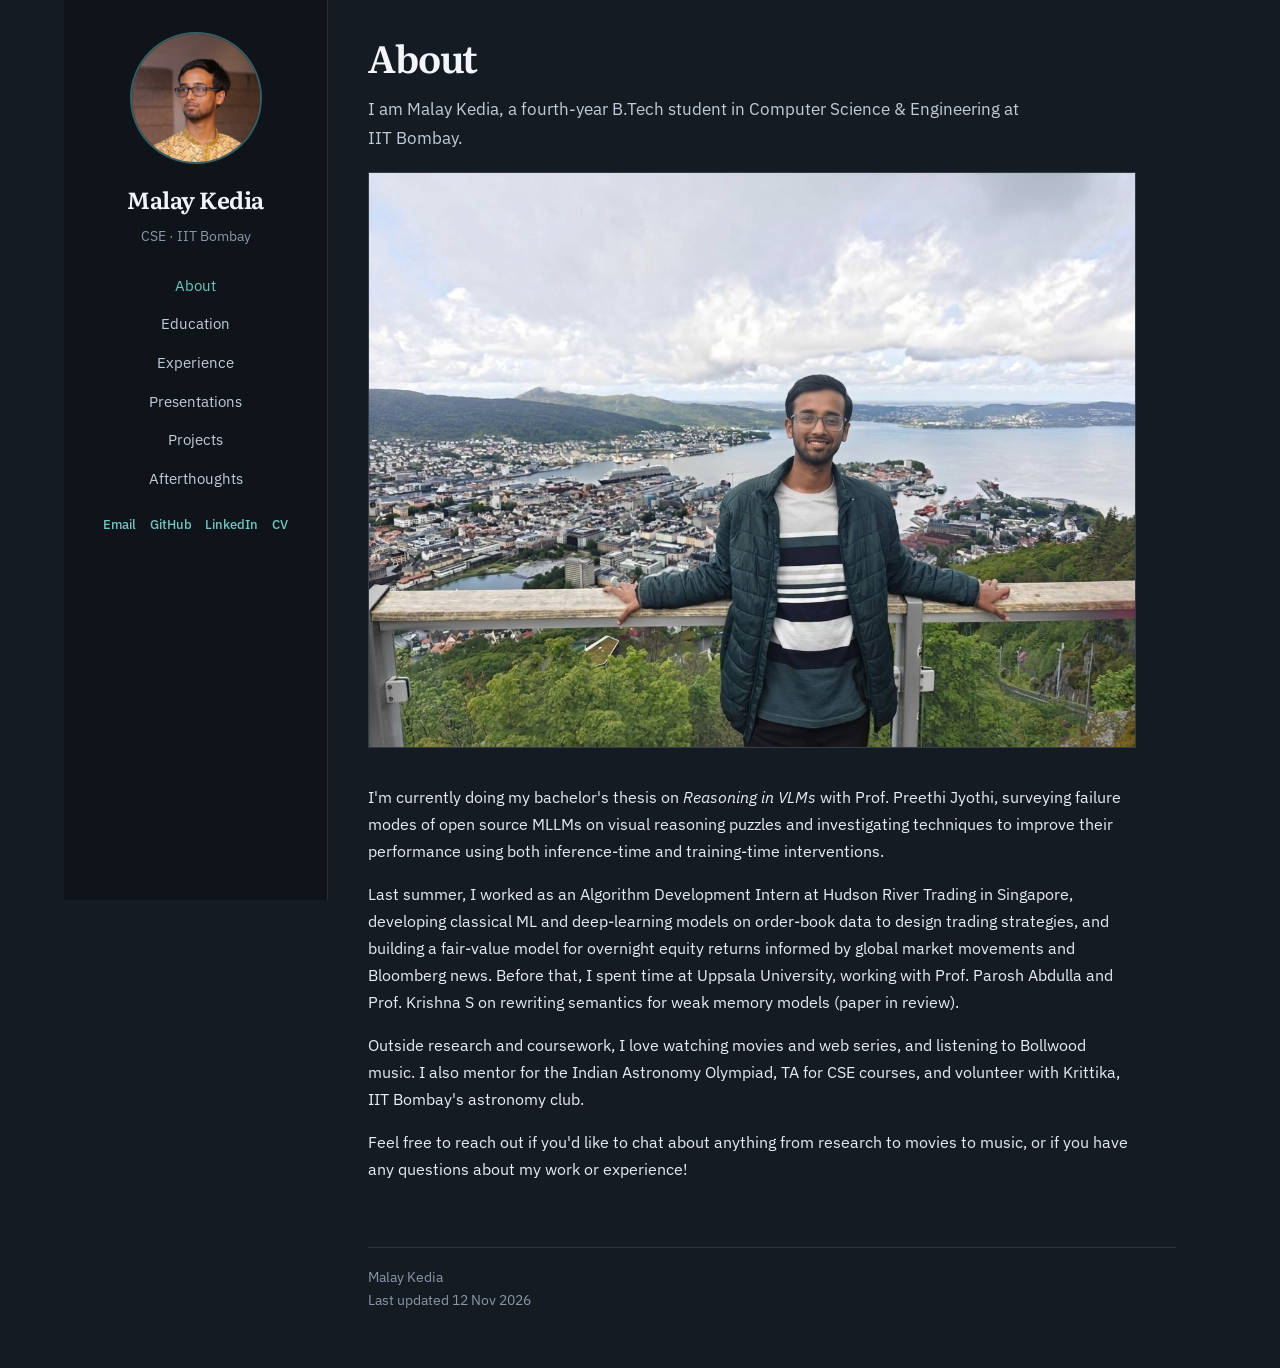
<file: index.html>
<!DOCTYPE html>
<html lang="en">
  <head>
    <meta charset="utf-8" />
    <meta name="viewport" content="width=device-width, initial-scale=1" />
    <title>Malay Kedia</title>
    <meta
      name="google-site-verification"
      content="7oiIuiK5MUt5DjIgE-8Y880fMxs0cUlHJRu5NMg25Go"
    />
    <meta
      name="description"
      content="Malay Kedia - B.Tech CSE, IIT Bombay"
    />
    <script src="js/head.js"></script>
  </head>
  <body data-page="about">
    <div class="layout">
      <aside class="sidebar">
        <script src="js/sidebar.js"></script>
      </aside>

      <main class="content">
        <h1 class="page-title">About</h1>

        <section class="about-hero">
          <div class="about-copy">
            <p class="lede">
              I am Malay Kedia, a fourth-year B.Tech student in Computer Science &amp; Engineering at IIT Bombay.
            </p>
          </div>
          <figure class="about-photo">
            <img
              src="assets/about-bergen.jpg"
              alt="Malay in Bergen"
              width="1195"
              height="896"
            />
          </figure>
          <div class="about-copy">
            <p>
              I'm currently doing my bachelor's thesis on <em>Reasoning in VLMs</em> with Prof. Preethi Jyothi, surveying failure modes of open source MLLMs on visual reasoning puzzles and investigating techniques to improve their performance using both inference-time and training-time interventions.
            </p>
            <p>
              Last summer, I worked as an Algorithm Development Intern at Hudson River Trading in Singapore, developing classical ML and deep-learning models on order-book data to design trading strategies, and building a fair-value model for overnight equity returns informed by global market movements and Bloomberg news.
              
              Before that, I spent time at Uppsala University, working with Prof. Parosh Abdulla and Prof. Krishna S on rewriting semantics for weak memory models (paper in review).
            </p>
            <p>
              Outside research and coursework, I love watching movies and web series, and listening to Bollwood music. I also mentor for the Indian Astronomy Olympiad, TA for CSE courses, and volunteer with Krittika, IIT Bombay's astronomy club.
            </p>

            <p>
              Feel free to reach out if you'd like to chat about anything from research to movies to music, or if you have any questions about my work or experience!
            </p>
          </div>
        </section>

        <script src="js/footer.js"></script>
      </main>
    </div>
    <script src="js/main.js"></script>
  </body>
</html>
</file>
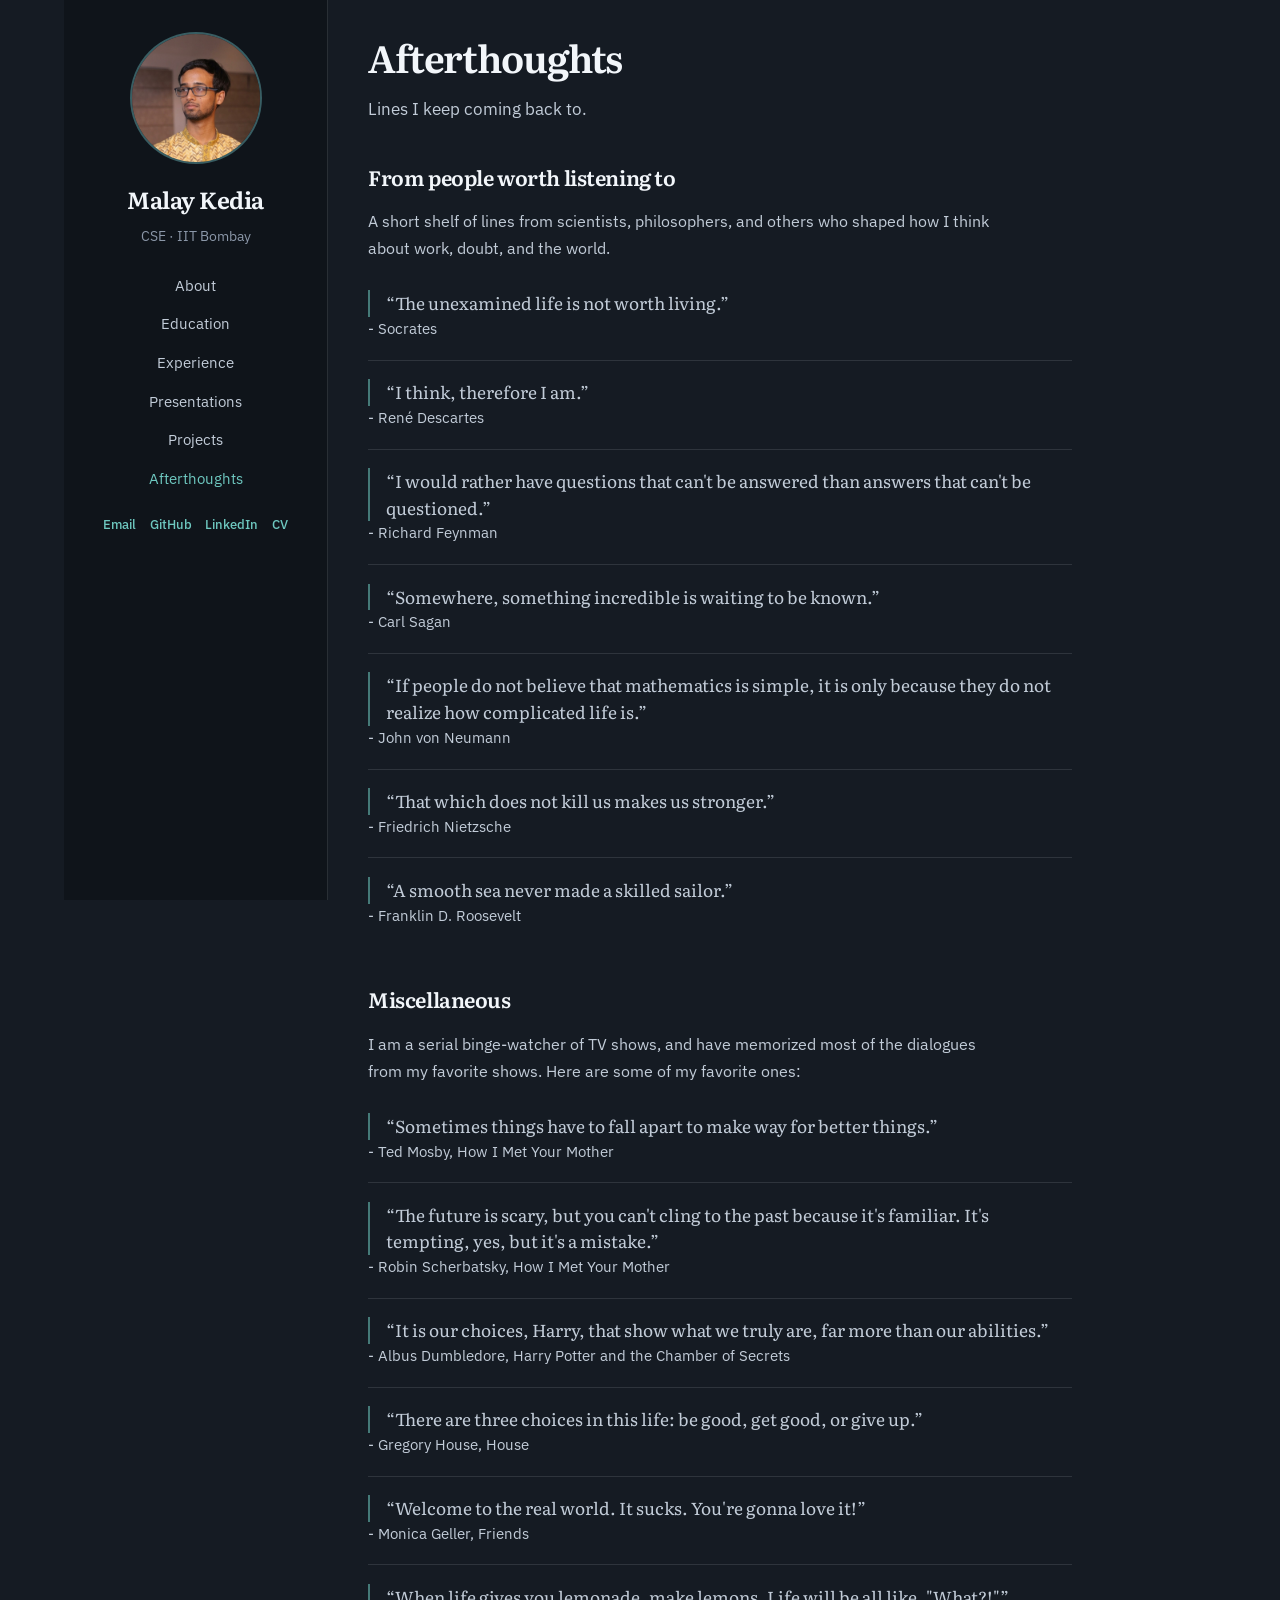
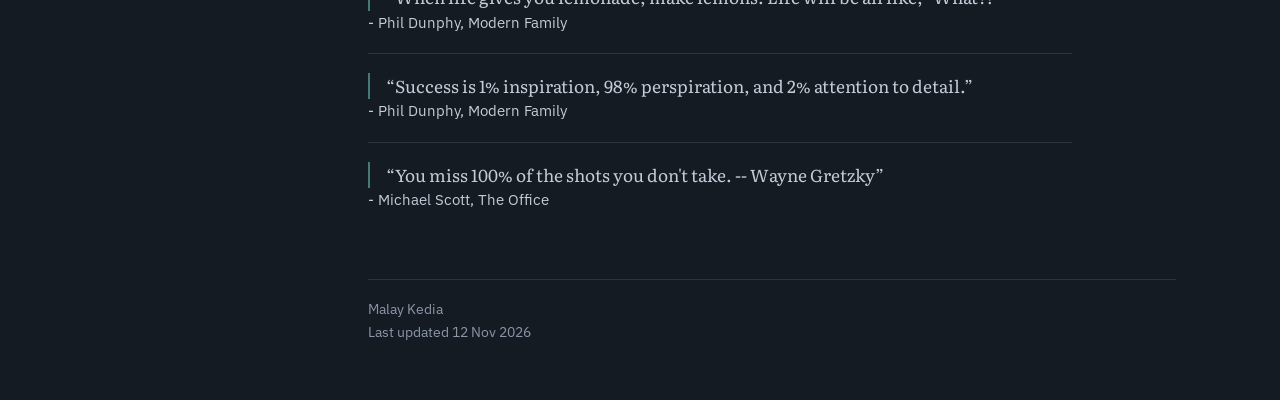
<file: afterthoughts.html>
<!DOCTYPE html>
<html lang="en">
  <head>
    <meta charset="utf-8" />
    <meta name="viewport" content="width=device-width, initial-scale=1" />
    <title>Afterthoughts · Malay Kedia</title>
    <meta
      name="description"
      content="Quotes and afterthoughts - Malay Kedia, IIT Bombay."
    />
    <script src="js/head.js"></script>
  </head>
  <body data-page="afterthoughts">
    <div class="layout">
      <aside class="sidebar">
        <script src="js/sidebar.js"></script>
      </aside>

      <main class="content">
        <h1 class="page-title">Afterthoughts</h1>
        <p class="lede">Lines I keep coming back to.</p>

        <section class="section">
          <h2>From people worth listening to</h2>
          <p class="section-blurb">
            A short shelf of lines from scientists, philosophers, and others who
            shaped how I think about work, doubt, and the world.
          </p>

          <article class="entry thought-quote">
            <blockquote>
              “The unexamined life is not worth living.”
            </blockquote>
            <p class="guide">- Socrates</p>
          </article>

          <article class="entry thought-quote">
            <blockquote>“I think, therefore I am.”</blockquote>
            <p class="guide">- René Descartes</p>
          </article>

          <article class="entry thought-quote">
            <blockquote>
              “I would rather have questions that can't be answered than answers
              that can't be questioned.”
            </blockquote>
            <p class="guide">- Richard Feynman</p>
          </article>

          <article class="entry thought-quote">
            <blockquote>
              “Somewhere, something incredible is waiting to be known.”
            </blockquote>
            <p class="guide">- Carl Sagan</p>
          </article>

          <article class="entry thought-quote">
            <blockquote>
              “If people do not believe that mathematics is simple, it is only
              because they do not realize how complicated life is.”
            </blockquote>
            <p class="guide">- John von Neumann</p>
          </article>

          <article class="entry thought-quote">
            <blockquote>
              “That which does not kill us makes us stronger.”
            </blockquote>
            <p class="guide">- Friedrich Nietzsche</p>
          </article>

          <article class="entry thought-quote">
            <blockquote>
              “A smooth sea never made a skilled sailor.”
            </blockquote>
            <p class="guide">- Franklin D. Roosevelt</p>
          </article>
        </section>

        <section class="section">
          <h2>Miscellaneous</h2>
          <p class="section-blurb">
            I am a serial binge-watcher of TV shows, and have memorized most of
            the dialogues from my favorite shows. Here are some of my favorite
            ones:
          </p>

          <article class="entry thought-quote">
            <blockquote>
              “Sometimes things have to fall apart to make way for better
              things.”
            </blockquote>
            <p class="guide">- Ted Mosby, How I Met Your Mother</p>
          </article>

          <article class="entry thought-quote">
            <blockquote>
              “The future is scary, but you can't cling to the past because it's
              familiar. It's tempting, yes, but it's a mistake.”
            </blockquote>
            <p class="guide">- Robin Scherbatsky, How I Met Your Mother</p>
          </article>

          <article class="entry thought-quote">
            <blockquote>
              “It is our choices, Harry, that show what we truly are, far more
              than our abilities.”
            </blockquote>
            <p class="guide">
              - Albus Dumbledore, Harry Potter and the Chamber of Secrets
            </p>
          </article>

          <article class="entry thought-quote">
            <blockquote>
              “There are three choices in this life: be good, get good, or give
              up.”
            </blockquote>
            <p class="guide">- Gregory House, House</p>
          </article>

          <article class="entry thought-quote">
            <blockquote>
              “Welcome to the real world. It sucks. You're gonna love it!”
            </blockquote>
            <p class="guide">- Monica Geller, Friends</p>
          </article>

          <article class="entry thought-quote">
            <blockquote>
              “When life gives you lemonade, make lemons. Life will be all like,
              "What?!"”
            </blockquote>
            <p class="guide">- Phil Dunphy, Modern Family</p>
          </article>

          <article class="entry thought-quote">
            <blockquote>
              “Success is 1% inspiration, 98% perspiration, and 2% attention to
              detail.”
            </blockquote>
            <p class="guide">- Phil Dunphy, Modern Family</p>
          </article>

          <article class="entry thought-quote">
            <blockquote>
              “You miss 100% of the shots you don't take. -- Wayne Gretzky”
            </blockquote>
            <p class="guide">- Michael Scott, The Office</p>
          </article>
        </section>

        <script src="js/footer.js"></script>
      </main>
    </div>
    <script src="js/main.js"></script>
  </body>
</html>
</file>
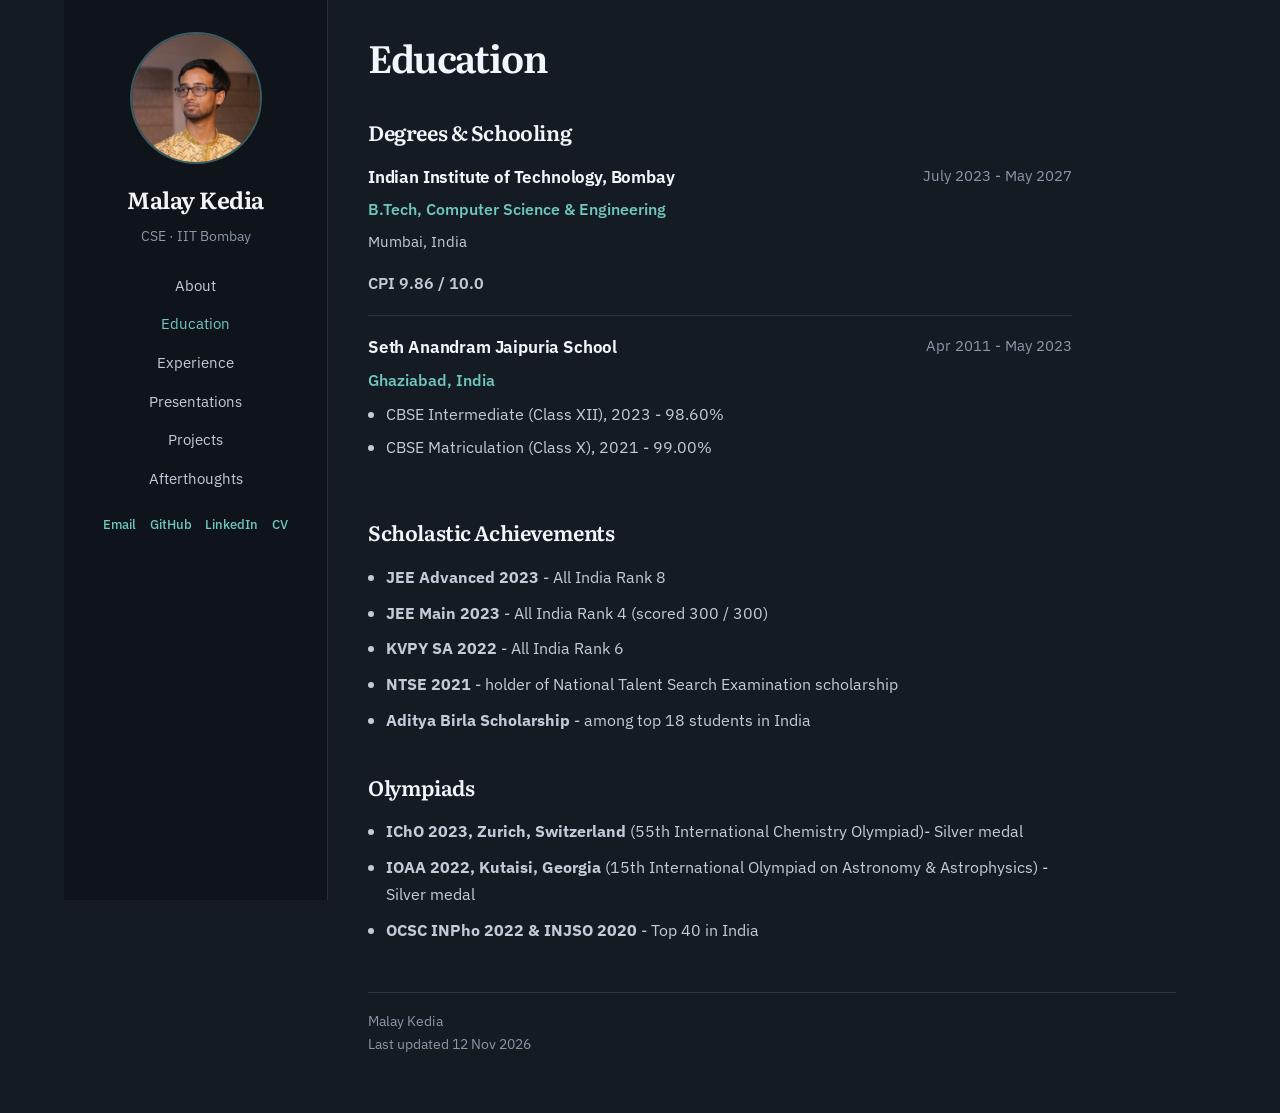
<file: education.html>
<!DOCTYPE html>
<html lang="en">
  <head>
    <meta charset="utf-8" />
    <meta name="viewport" content="width=device-width, initial-scale=1" />
    <title>Education · Malay Kedia</title>
    <meta
      name="description"
      content="Education and scholastic achievements - Malay Kedia, IIT Bombay."
    />
    <script src="js/head.js"></script>
  </head>
  <body data-page="education">
    <div class="layout">
      <aside class="sidebar">
        <script src="js/sidebar.js"></script>
      </aside>

      <main class="content">
        <h1 class="page-title">Education</h1>

        <section class="section">
          <h2>Degrees &amp; Schooling</h2>

          <article class="entry">
            <div class="entry-head">
              <h3>Indian Institute of Technology, Bombay</h3>
              <span class="when">July 2023 - May 2027</span>
            </div>
            <p class="org">B.Tech, Computer Science &amp; Engineering</p>
            <p class="guide">Mumbai, India</p>
            <p class="score-line">CPI 9.86 / 10.0</p>
          </article>

          <article class="entry">
            <div class="entry-head">
              <h3>Seth Anandram Jaipuria School</h3>
              <span class="when">Apr 2011 - May 2023</span>
            </div>
            <p class="org">Ghaziabad, India</p>
            <ul>
              <li>CBSE Intermediate (Class XII), 2023 - 98.60%</li>
              <li>CBSE Matriculation (Class X), 2021 - 99.00%</li>
            </ul>
          </article>
        </section>

        <section class="section">
          <h2>Scholastic Achievements</h2>
          <ul class="achievements">
            <li>
              <strong>JEE Advanced 2023</strong> - All India Rank 8
            </li>
            <li>
              <strong>JEE Main 2023</strong> - All India Rank 4 (scored 300 / 300)
            </li>
            <li>
              <strong>KVPY SA 2022</strong> - All India Rank 6
            </li>
            <li>
              <strong>NTSE 2021</strong> - holder of National Talent Search Examination scholarship
            </li>
            <li>
              <strong>Aditya Birla Scholarship</strong> - among top 18 students in India
            </li>
          </ul>
        </section>

        <section class="section">
          <h2>Olympiads</h2>
          <ul class="achievements">
            <li>
              <strong>IChO 2023, Zurich, Switzerland</strong> (55th International Chemistry Olympiad)- Silver medal
            </li>
            <li>
              <strong>IOAA 2022, Kutaisi, Georgia</strong> (15th International Olympiad on Astronomy &amp; Astrophysics) - Silver medal
            </li>
            <li>
              <strong>OCSC INPho 2022 &amp; INJSO 2020</strong> - Top 40 in India
            </li>
          </ul>
        </section>

        <script src="js/footer.js"></script>
      </main>
    </div>
    <script src="js/main.js"></script>
  </body>
</html>
</file>
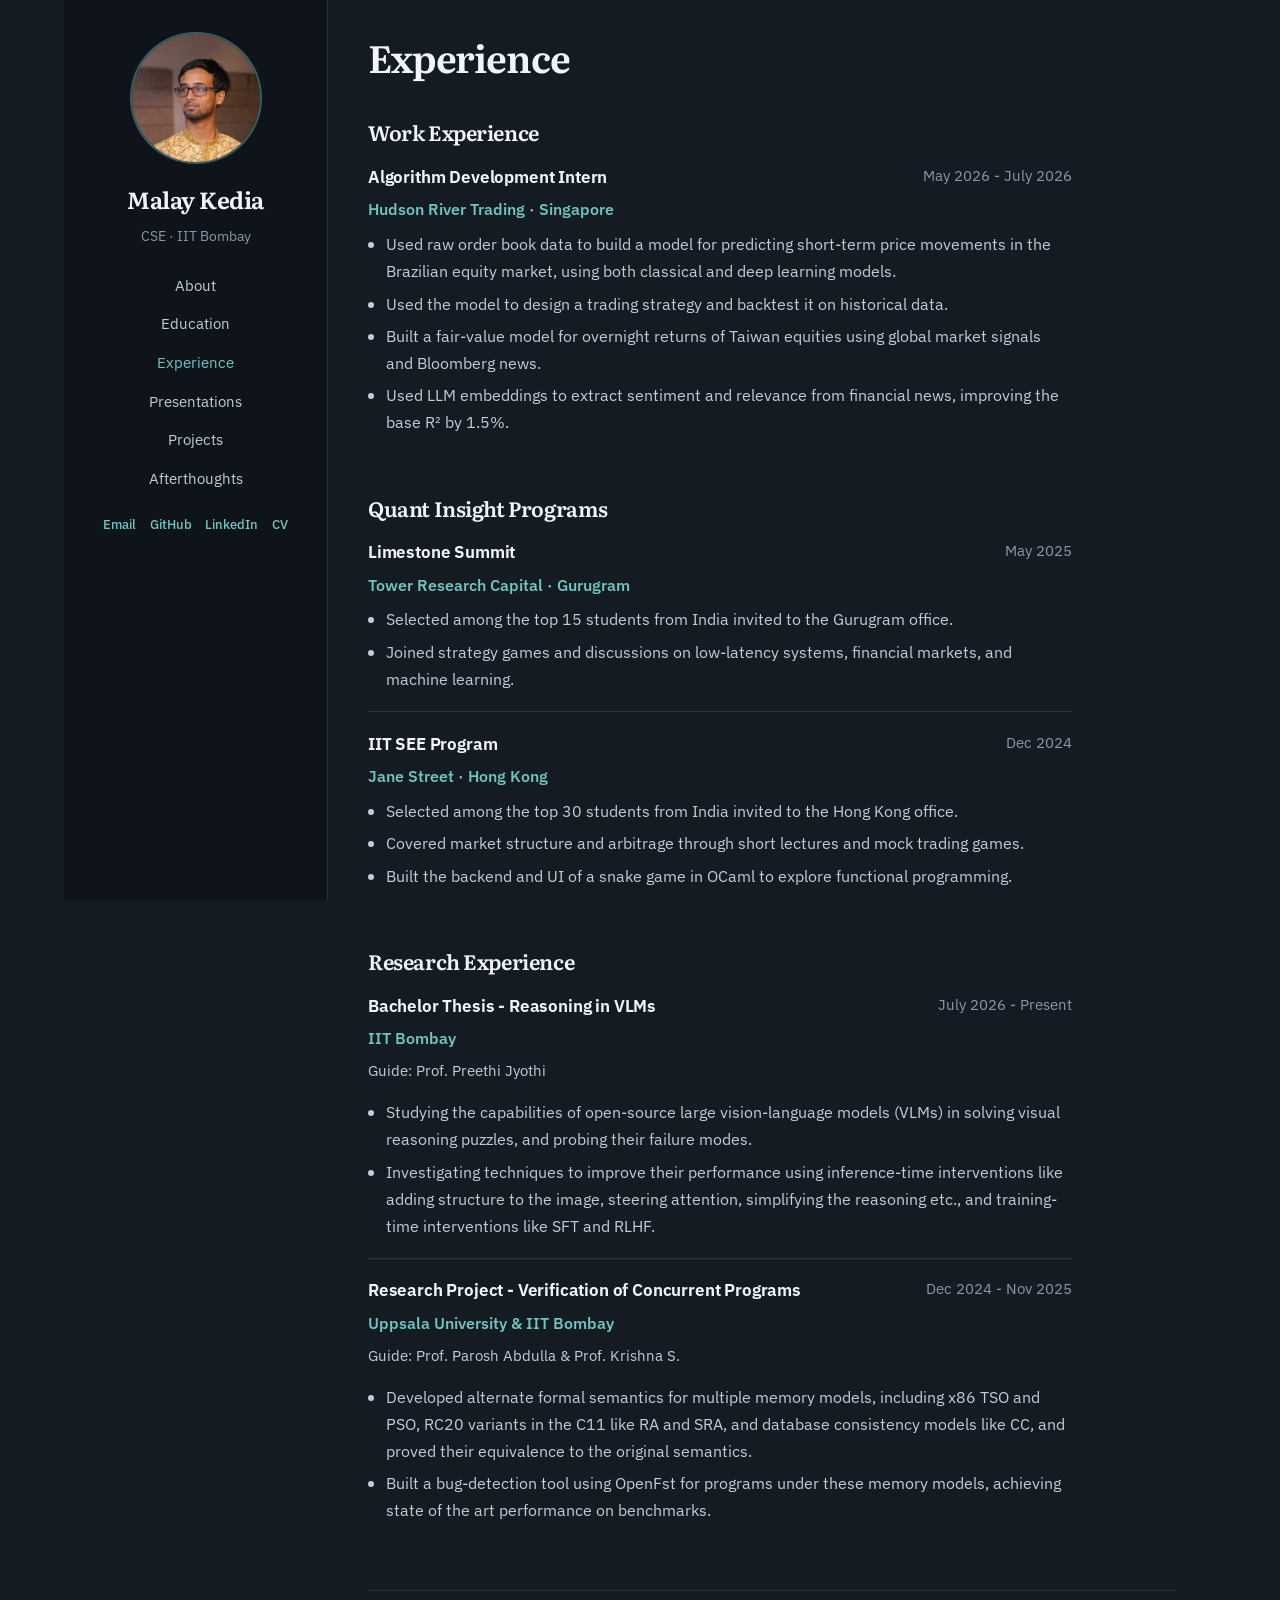
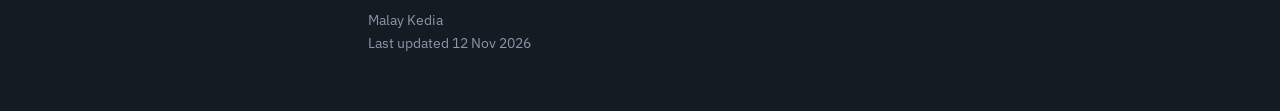
<file: experience.html>
<!DOCTYPE html>
<html lang="en">
  <head>
    <meta charset="utf-8" />
    <meta name="viewport" content="width=device-width, initial-scale=1" />
    <title>Experience · Malay Kedia</title>
    <meta
      name="description"
      content="Work and Research experience - Malay Kedia, IIT Bombay."
    />
    <script src="js/head.js"></script>
  </head>
  <body data-page="experience">
    <div class="layout">
      <aside class="sidebar">
        <script src="js/sidebar.js"></script>
      </aside>

      <main class="content">
        <h1 class="page-title">Experience</h1>

        <section class="section">
          <h2>Work Experience</h2>
          <article class="entry">
            <div class="entry-head">
              <h3>Algorithm Development Intern</h3>
              <span class="when">May 2026 - July 2026</span>
            </div>
            <p class="org">Hudson River Trading · Singapore</p>
            <ul>
              <li>
                Used raw order book data to build a model for predicting short-term price movements in the Brazilian equity market, using both classical and deep learning models.
              </li>
              <li>
                Used the model to design a trading strategy and backtest it on historical data.
              </li>
              <li>
                Built a fair-value model for overnight returns of Taiwan equities using global market signals and Bloomberg news.
              </li>
              <li>
                Used LLM embeddings to extract sentiment and relevance from financial news, improving the base R² by 1.5%.
              </li>
            </ul>
          </article>
        </section>

        <section class="section">
          <h2>Quant Insight Programs</h2>

          <article class="entry">
            <div class="entry-head">
              <h3>Limestone Summit</h3>
              <span class="when">May 2025</span>
            </div>
            <p class="org">Tower Research Capital · Gurugram</p>
            <ul>
              <li>
                Selected among the top 15 students from India invited to the Gurugram office.
              </li>
              <li>
                Joined strategy games and discussions on low-latency systems, financial markets, and machine learning.
              </li>
            </ul>
          </article>

          <article class="entry">
            <div class="entry-head">
              <h3>IIT SEE Program</h3>
              <span class="when">Dec 2024</span>
            </div>
            <p class="org">Jane Street · Hong Kong</p>
            <ul>
              <li>
                Selected among the top 30 students from India invited to the Hong Kong office.
              </li>
              <li>
                Covered market structure and arbitrage through short lectures and mock trading games.
              </li>
              <li>
                Built the backend and UI of a snake game in OCaml to explore functional programming.
              </li>
            </ul>
          </article>
        </section>

        <section class="section">
          <h2>Research Experience</h2>
          <article class="entry">
            <div class="entry-head">
              <h3>Bachelor Thesis - Reasoning in VLMs</h3>
              <span class="when">July 2026 - Present</span>
            </div>
            <p class="org">IIT Bombay</p>
            <p class="guide">Guide: Prof. Preethi Jyothi</p>
            <ul>
              <li>
                Studying the capabilities of open-source large vision-language models (VLMs) in solving visual reasoning puzzles, and probing their failure modes.
              </li>
              <li>
                Investigating techniques to improve their performance using inference-time interventions like adding structure to the image, steering attention, simplifying the reasoning etc., and training-time interventions like SFT and RLHF.
              </li>
            </ul>
          </article>

          <article class="entry">
            <div class="entry-head">
              <h3>Research Project - Verification of Concurrent Programs</h3>
              <span class="when">Dec 2024 - Nov 2025</span>
            </div>
            <p class="org">Uppsala University &amp; IIT Bombay</p>
            <p class="guide">
              Guide: Prof. Parosh Abdulla &amp; Prof. Krishna S.
            </p>
            <ul>
              <li>
                Developed alternate formal semantics for multiple memory models, including x86 TSO and PSO, RC20 variants in the C11 like RA and SRA, and database consistency models like CC, and proved their equivalence to the original semantics.
              </li>
              <li>
                Built a bug-detection tool using OpenFst for programs under these memory models, achieving state of the art performance on benchmarks.
              </li>
            </ul>
          </article>
        </section>

        <script src="js/footer.js"></script>
      </main>
    </div>
    <script src="js/main.js"></script>
  </body>
</html>
</file>
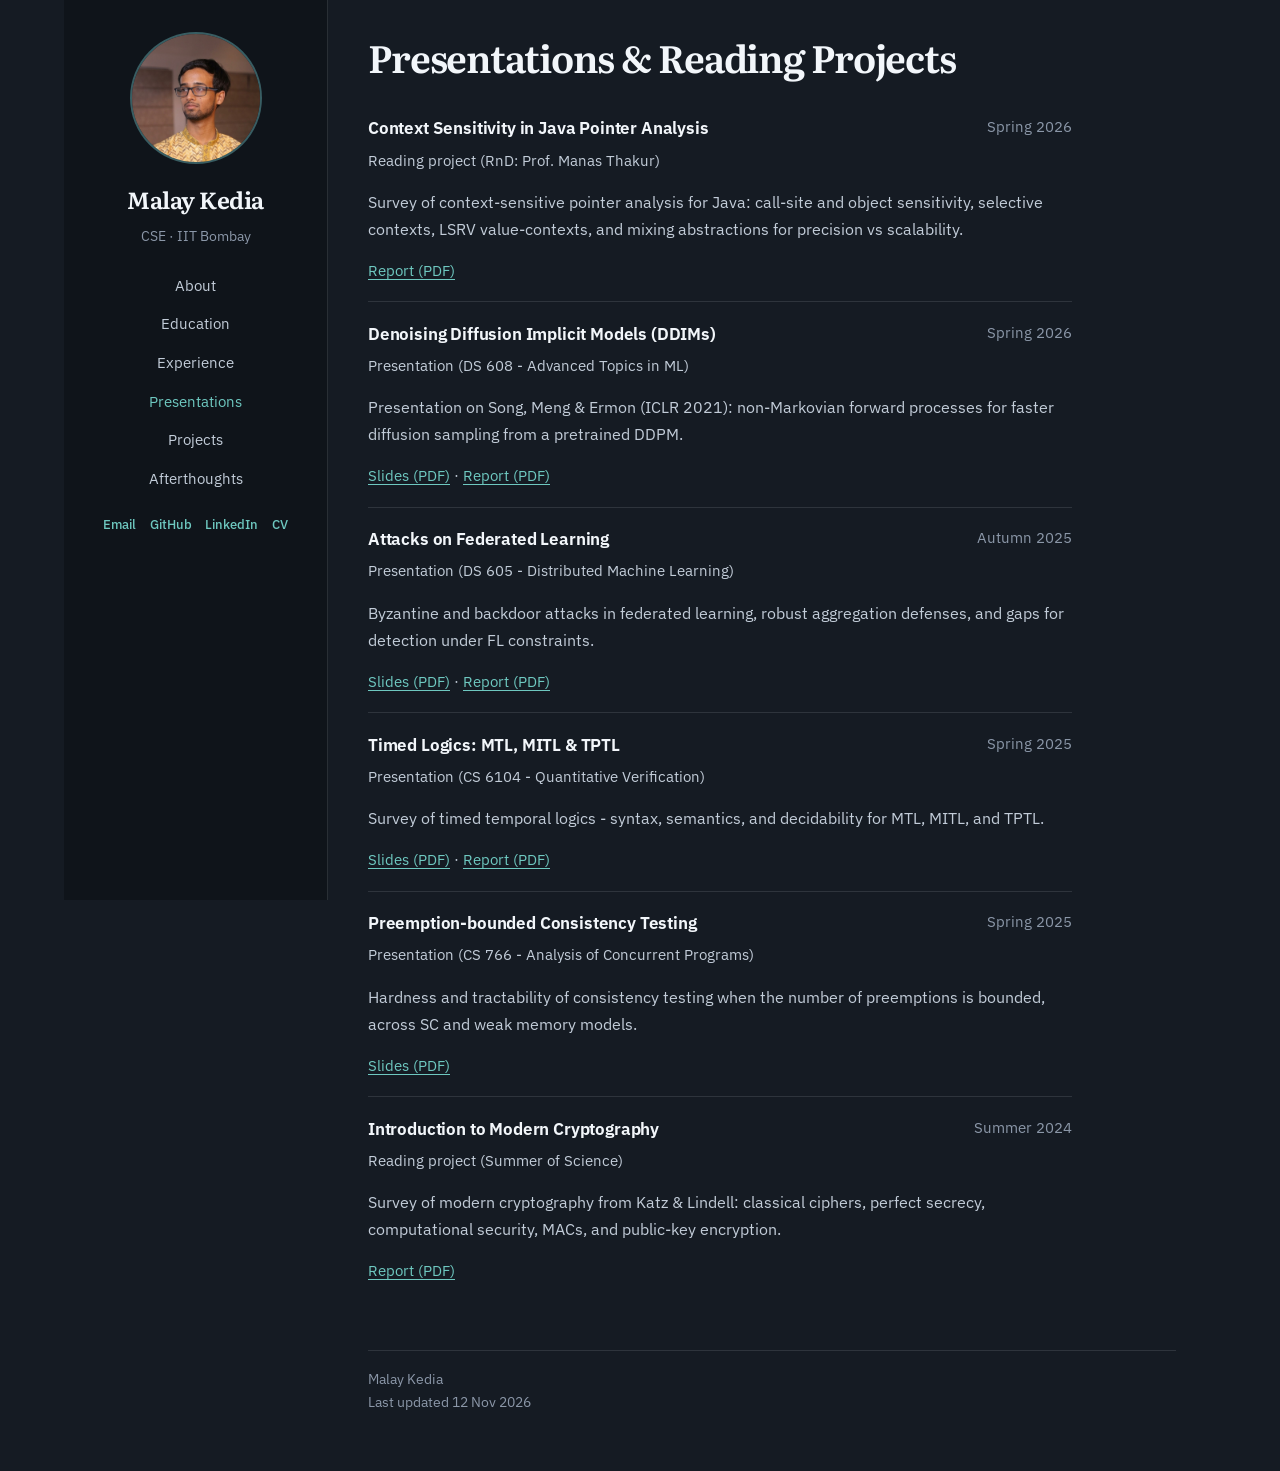
<file: presentations.html>
<!DOCTYPE html>
<html lang="en">
  <head>
    <meta charset="utf-8" />
    <meta name="viewport" content="width=device-width, initial-scale=1" />
    <title>Presentations · Malay Kedia</title>
    <meta
      name="description"
      content="Presentations and Reading Projects - Malay Kedia, IIT Bombay."
    />
    <script src="js/head.js"></script>
  </head>
  <body data-page="presentations">
    <div class="layout">
      <aside class="sidebar">
        <script src="js/sidebar.js"></script>
      </aside>

      <main class="content">
        <h1 class="page-title">Presentations &amp; Reading Projects</h1>

        <section class="section">
          <article class="entry">
            <div class="entry-head">
              <h3>Context Sensitivity in Java Pointer Analysis</h3>
              <span class="when">Spring 2026</span>
            </div>
            <p class="guide">Reading project (RnD: Prof. Manas Thakur)</p>
            <p>
              Survey of context-sensitive pointer analysis for Java: call-site
              and object sensitivity, selective contexts, LSRV value-contexts,
              and mixing abstractions for precision vs scalability.
            </p>
            <p class="guide">
              <a
                href="https://github.com/MalayKedia/ContextSensitiveAnalysis_RnD/blob/main/rnd_report.pdf"
                rel="noopener noreferrer"
                >Report (PDF)</a
              >
            </p>
          </article>

          <article class="entry">
            <div class="entry-head">
              <h3>Denoising Diffusion Implicit Models (DDIMs)</h3>
              <span class="when">Spring 2026</span>
            </div>
            <p class="guide">
              Presentation (DS 608 - Advanced Topics in ML)
            </p>
            <p>
              Presentation on Song, Meng &amp; Ermon (ICLR 2021):
              non-Markovian forward processes for faster diffusion sampling
              from a pretrained DDPM.
            </p>
            <p class="guide">
              <a
                href="https://github.com/MalayKedia/DDIMs_DS608_Project/blob/main/slides.pdf"
                rel="noopener noreferrer"
                >Slides (PDF)</a
              >
              ·
              <a
                href="https://github.com/MalayKedia/DDIMs_DS608_Project/blob/main/report.pdf"
                rel="noopener noreferrer"
                >Report (PDF)</a
              >
            </p>
          </article>

          <article class="entry">
            <div class="entry-head">
              <h3>Attacks on Federated Learning</h3>
              <span class="when">Autumn 2025</span>
            </div>
            <p class="guide">
              Presentation (DS 605 - Distributed Machine Learning)
            </p>
            <p>
              Byzantine and backdoor attacks in federated learning, robust
              aggregation defenses, and gaps for detection under FL
              constraints.
            </p>
            <p class="guide">
              <a
                href="https://github.com/MalayKedia/Attacks_FL_DS605_project/blob/main/presentation.pdf"
                rel="noopener noreferrer"
                >Slides (PDF)</a
              >
              ·
              <a
                href="https://github.com/MalayKedia/Attacks_FL_DS605_project/blob/main/report.pdf"
                rel="noopener noreferrer"
                >Report (PDF)</a
              >
            </p>
          </article>

          <article class="entry">
            <div class="entry-head">
              <h3>Timed Logics: MTL, MITL &amp; TPTL</h3>
              <span class="when">Spring 2025</span>
            </div>
            <p class="guide">
              Presentation (CS 6104 - Quantitative Verification)
            </p>
            <p>
              Survey of timed temporal logics - syntax, semantics, and
              decidability for MTL, MITL, and TPTL.
            </p>
            <p class="guide">
              <a
                href="https://github.com/MalayKedia/TemporalLogics_Presentation_CS6104/blob/main/Presentation_CS6104.pdf"
                rel="noopener noreferrer"
                >Slides (PDF)</a
              >
              ·
              <a
                href="https://github.com/MalayKedia/TemporalLogics_Presentation_CS6104/blob/main/Report.pdf"
                rel="noopener noreferrer"
                >Report (PDF)</a
              >
            </p>
          </article>

          <article class="entry">
            <div class="entry-head">
              <h3>Preemption-bounded Consistency Testing</h3>
              <span class="when">Spring 2025</span>
            </div>
            <p class="guide">
              Presentation (CS 766 - Analysis of Concurrent Programs)
            </p>
            <p>
              Hardness and tractability of consistency testing when the number
              of preemptions is bounded, across SC and weak memory models.
            </p>
            <p class="guide">
              <a
                href="https://github.com/MalayKedia/ConsistencyTesting_Presentation_CS766/blob/main/cs766_slides.pdf"
                rel="noopener noreferrer"
                >Slides (PDF)</a
              >
            </p>
          </article>

          <article class="entry">
            <div class="entry-head">
              <h3>Introduction to Modern Cryptography</h3>
              <span class="when">Summer 2024</span>
            </div>
            <p class="guide">Reading project (Summer of Science)</p>
            <p>
              Survey of modern cryptography from Katz &amp; Lindell: classical
              ciphers, perfect secrecy, computational security, MACs, and
              public-key encryption.
            </p>
            <p class="guide">
              <a
                href="https://github.com/MalayKedia/Cryptography_SOS/blob/main/endterm_report.pdf"
                rel="noopener noreferrer"
                >Report (PDF)</a
              >
            </p>
          </article>
        </section>

        <script src="js/footer.js"></script>
      </main>
    </div>
    <script src="js/main.js"></script>
  </body>
</html>
</file>
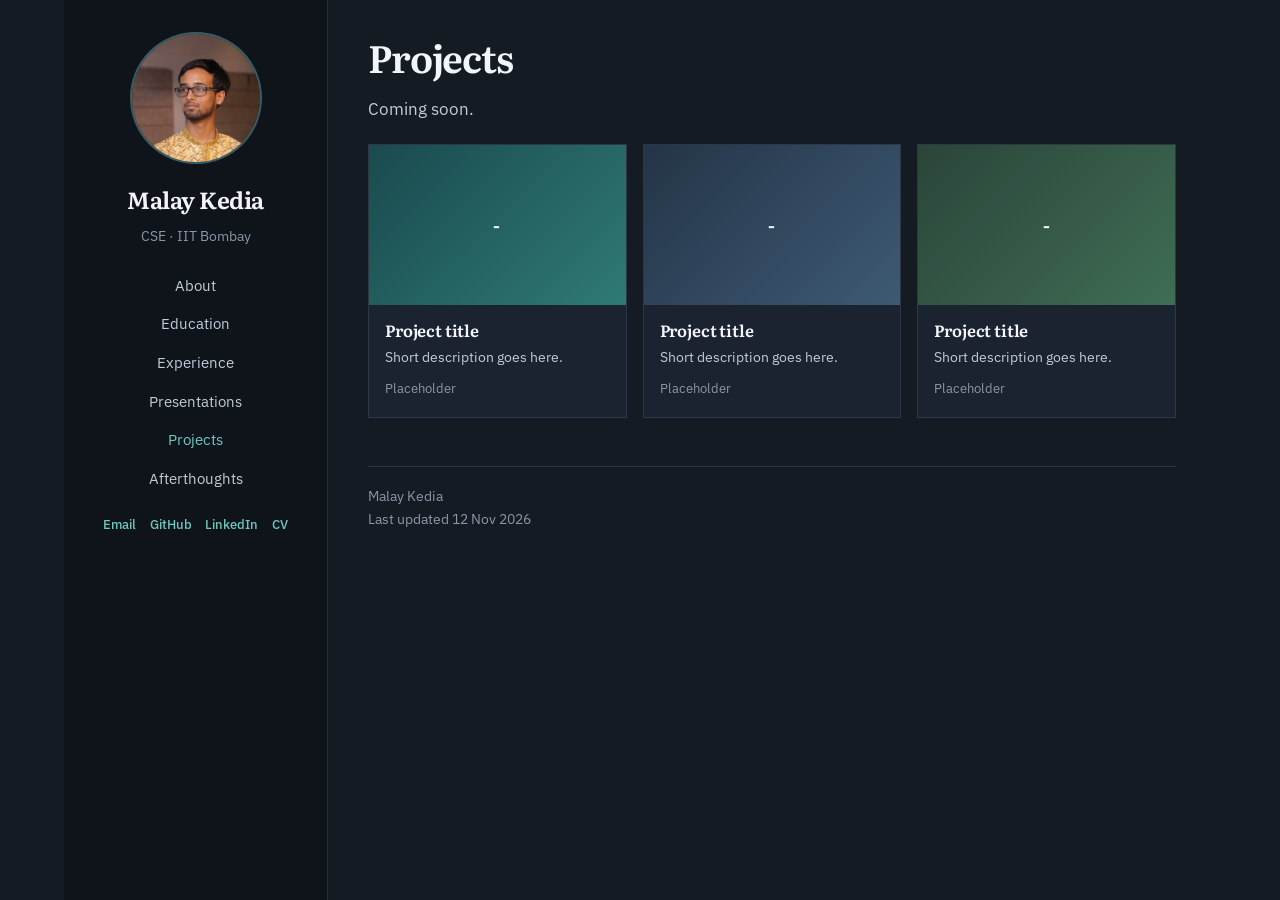
<file: projects.html>
<!DOCTYPE html>
<html lang="en">
  <head>
    <meta charset="utf-8" />
    <meta name="viewport" content="width=device-width, initial-scale=1" />
    <title>Projects · Malay Kedia</title>
    <meta
      name="description"
      content="Selected projects - Malay Kedia, IIT Bombay."
    />
    <script src="js/head.js"></script>
  </head>
  <body data-page="projects">
    <div class="layout">
      <aside class="sidebar">
        <script src="js/sidebar.js"></script>
      </aside>

      <main class="content">
        <h1 class="page-title">Projects</h1>
        <p class="lede">Coming soon.</p>

        <section class="project-grid" aria-label="Project placeholders">
          <a class="project-tile" href="">
            <div class="project-thumb tone-a" aria-hidden="true">
              <span>-</span>
            </div>
            <div class="project-body">
              <h2>Project title</h2>
              <p>Short description goes here.</p>
              <span class="project-meta">Placeholder</span>
            </div>
          </a>

          <a class="project-tile" href="">
            <div class="project-thumb tone-b" aria-hidden="true">
              <span>-</span>
            </div>
            <div class="project-body">
              <h2>Project title</h2>
              <p>Short description goes here.</p>
              <span class="project-meta">Placeholder</span>
            </div>
          </a>

          <a class="project-tile" href="">
            <div class="project-thumb tone-c" aria-hidden="true">
              <span>-</span>
            </div>
            <div class="project-body">
              <h2>Project title</h2>
              <p>Short description goes here.</p>
              <span class="project-meta">Placeholder</span>
            </div>
          </a>
        </section>

        <script src="js/footer.js"></script>
      </main>
    </div>
    <script src="js/main.js"></script>
  </body>
</html>
</file>
